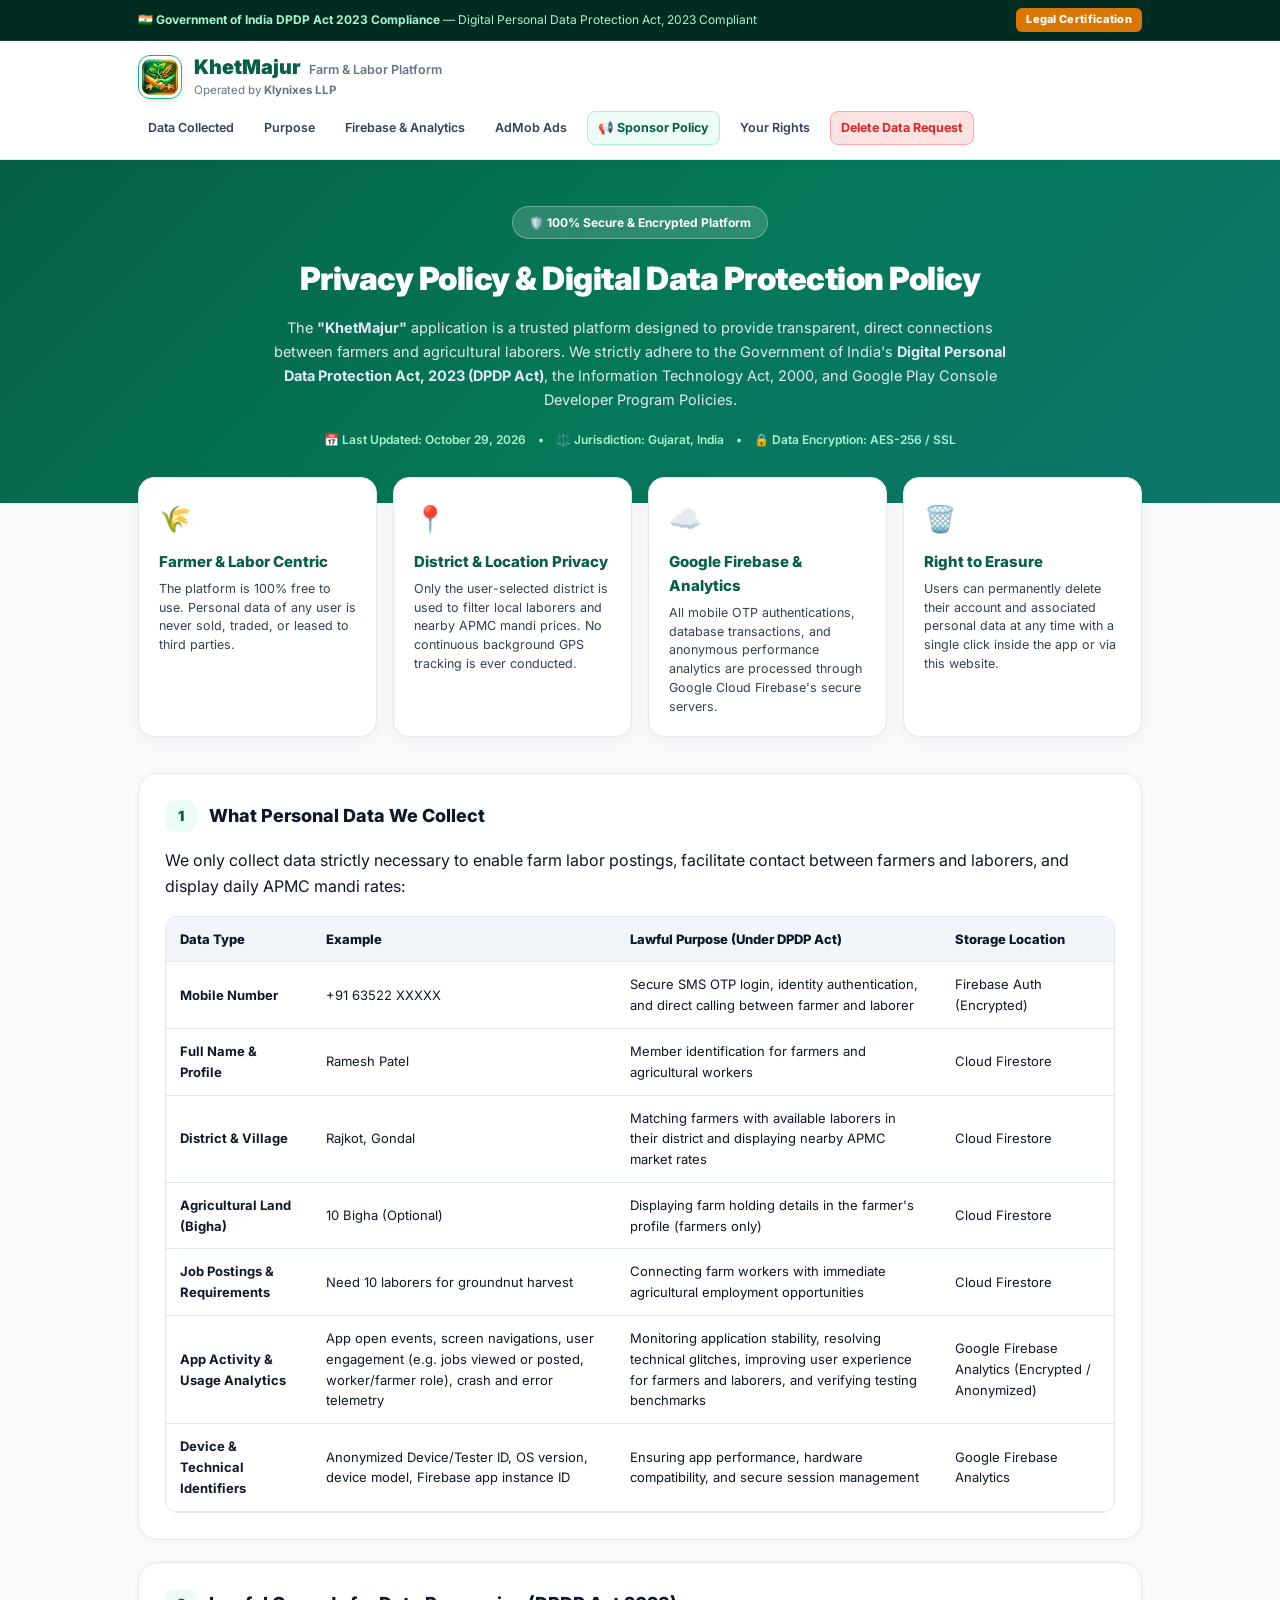
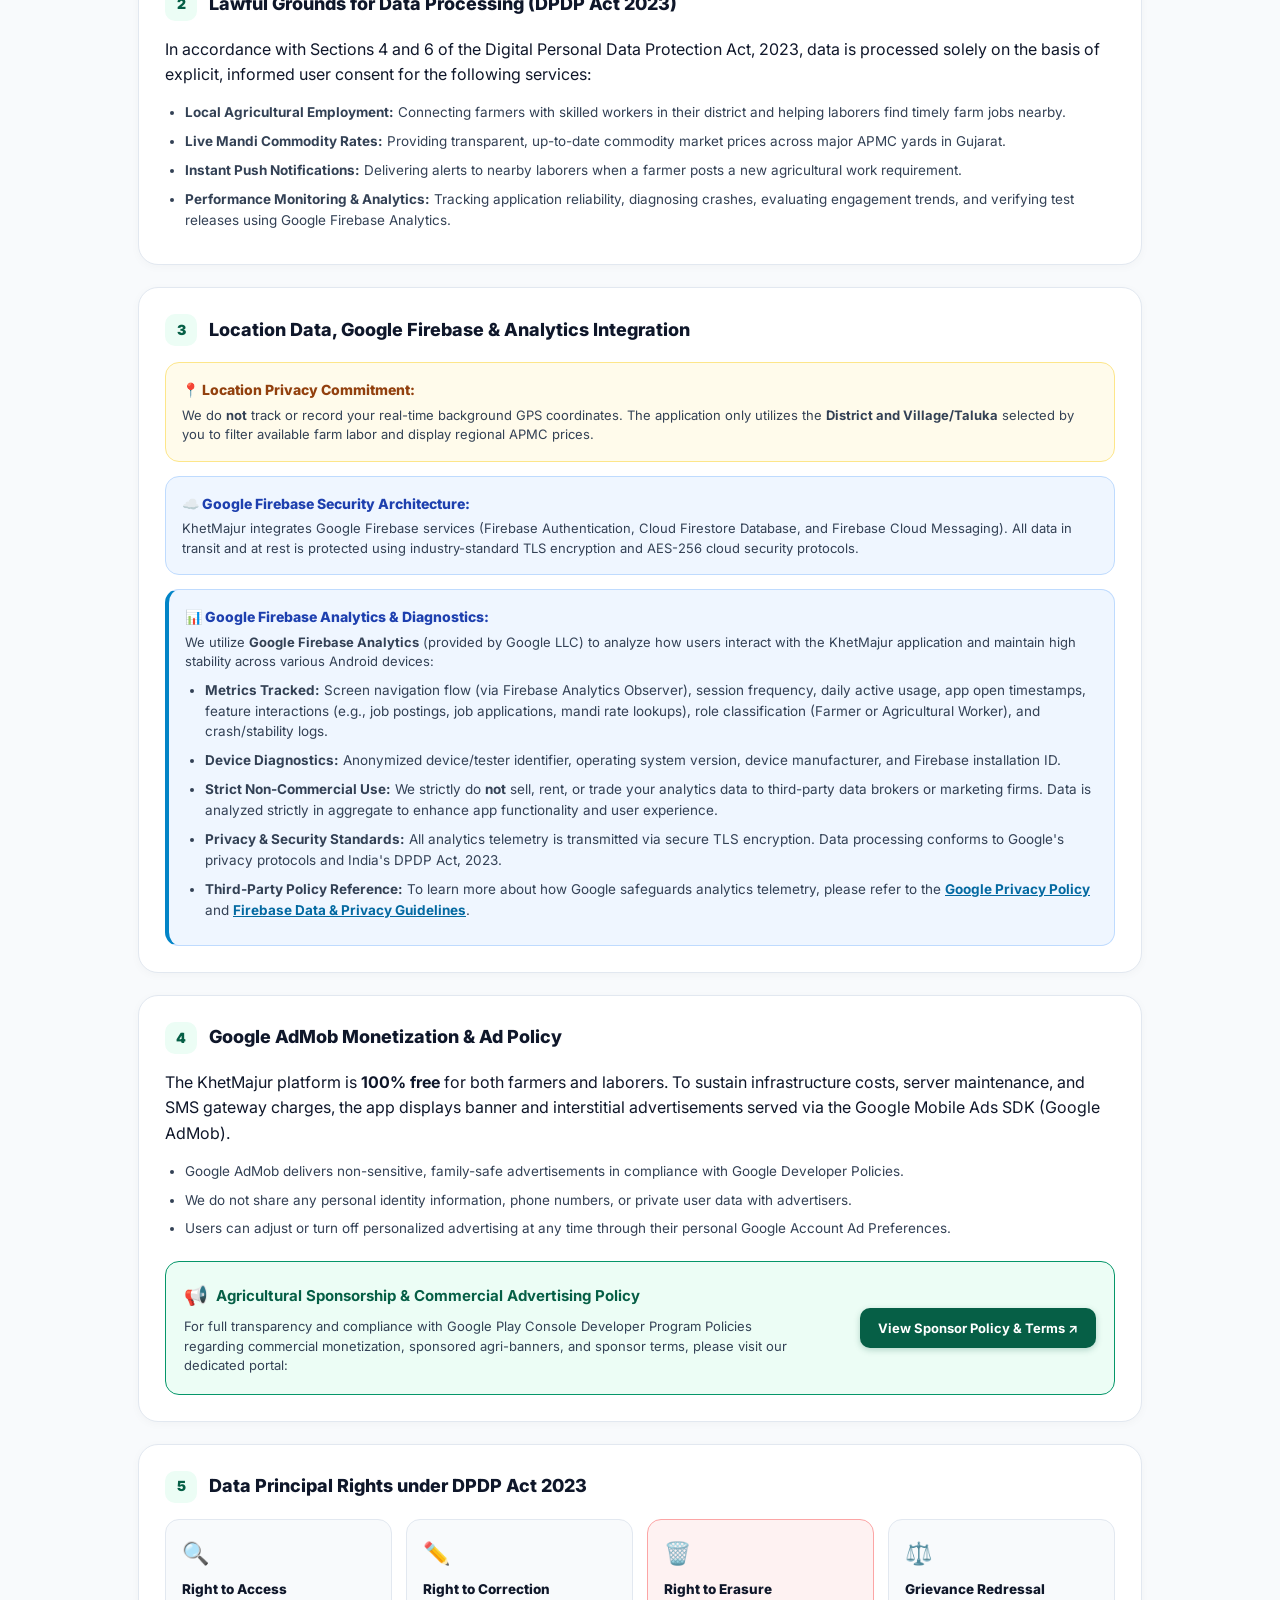
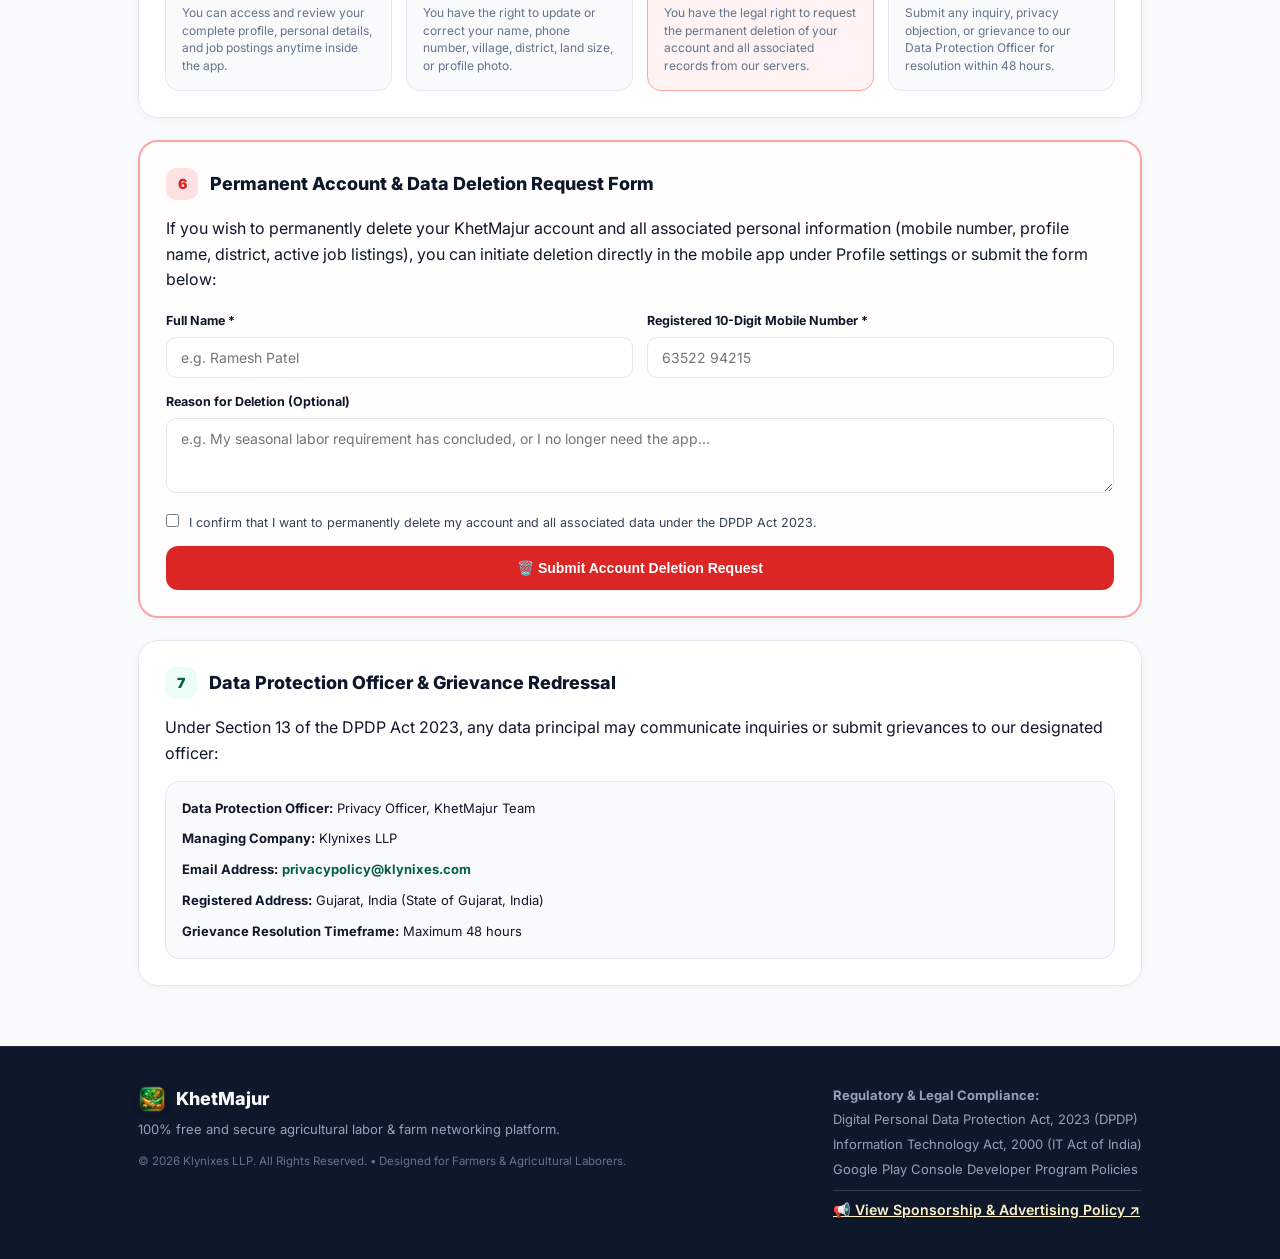
<file: index.html>
<!DOCTYPE html>
<html lang="en">
<head>
    <meta charset="UTF-8">
    <meta name="viewport" content="width=device-width, initial-scale=1.0, maximum-scale=5.0">
    <title>Privacy Policy & Data Protection | KhetMajur - DPDP Act 2023 Compliant</title>
    <link rel="icon" type="image/png" href="favicon.png">
    <link rel="apple-touch-icon" href="app-icon.png">
    <link rel="preconnect" href="https://fonts.googleapis.com">
    <link rel="preconnect" href="https://fonts.gstatic.com" crossorigin>
    <link href="https://fonts.googleapis.com/css2?family=Inter:wght@400;500;600;700;800;900&display=swap" rel="stylesheet">
    <style>
        :root {
            --primary: #065F46;
            --primary-light: #047857;
            --primary-soft: #ECFDF5;
            --primary-border: #A7F3D0;
            --gold: #D97706;
            --gold-light: #FEF3C7;
            --accent-red: #DC2626;
            --text-dark: #0F172A;
            --text-medium: #334155;
            --text-light: #64748B;
            --bg-page: #F8FAFC;
            --border-color: #E2E8F0;
            --card-bg: #FFFFFF;
        }

        * {
            margin: 0;
            padding: 0;
            box-sizing: border-box;
        }

        body {
            font-family: 'Inter', -apple-system, BlinkMacSystemFont, 'Segoe UI', Roboto, sans-serif;
            background-color: var(--bg-page);
            color: var(--text-dark);
            line-height: 1.6;
            -webkit-font-smoothing: antialiased;
        }

        .container {
            width: 100%;
            max-width: 1040px;
            margin: 0 auto;
            padding: 0 18px;
        }

        /* Top Announcement Bar */
        .top-announcement {
            background: #022C22;
            color: #A7F3D0;
            font-size: 12px;
            padding: 8px 0;
            border-bottom: 1px solid rgba(255, 255, 255, 0.1);
        }

        .top-announcement .container {
            display: flex;
            justify-content: space-between;
            align-items: center;
            flex-wrap: wrap;
            gap: 8px;
        }

        .badge-legal {
            background: var(--gold);
            color: #FFF;
            padding: 3px 10px;
            border-radius: 6px;
            font-size: 11px;
            font-weight: 800;
            letter-spacing: 0.3px;
        }

        /* Main Header */
        .main-header {
            background: #FFFFFF;
            border-bottom: 1px solid var(--border-color);
            position: sticky;
            top: 0;
            z-index: 100;
            box-shadow: 0 2px 10px rgba(0, 0, 0, 0.04);
        }

        .header-content {
            display: flex;
            justify-content: space-between;
            align-items: center;
            padding: 14px 18px;
            flex-wrap: wrap;
            gap: 12px;
        }

        .brand {
            display: flex;
            align-items: center;
            gap: 12px;
        }

        .logo-box {
            width: 44px;
            height: 44px;
            background: transparent;
            border: 1.5px solid #10B981;
            border-radius: 12px;
            display: flex;
            align-items: center;
            justify-content: center;
            flex-shrink: 0;
            overflow: hidden;
            box-shadow: 0 2px 8px rgba(0, 0, 0, 0.08);
        }

        .logo-box img {
            width: 100%;
            height: 100%;
            object-fit: cover;
            border-radius: 10px;
            display: block;
        }

        .brand h1 {
            font-size: 20px;
            font-weight: 900;
            color: var(--primary);
            line-height: 1.2;
        }

        .brand .tag {
            font-size: 12.5px;
            font-weight: 600;
            color: var(--text-light);
            margin-left: 4px;
        }

        .operated-by {
            font-size: 11.5px;
            color: var(--text-light);
            margin-top: 2px;
        }

        .header-nav {
            display: flex;
            gap: 10px;
            align-items: center;
            flex-wrap: wrap;
        }

        .header-nav a {
            text-decoration: none;
            color: var(--text-medium);
            font-size: 12.5px;
            font-weight: 600;
            padding: 6px 10px;
            border-radius: 8px;
            transition: all 0.2s ease;
        }

        .header-nav a:hover {
            color: var(--primary);
            background: var(--primary-soft);
        }

        .nav-sponsor {
            color: var(--primary) !important;
            font-weight: 700 !important;
            background: var(--primary-soft) !important;
            border: 1px solid var(--primary-border) !important;
        }

        .btn-delete-nav {
            background: #FEE2E2 !important;
            color: var(--accent-red) !important;
            font-weight: 700 !important;
            border: 1px solid #FCA5A5 !important;
        }

        .btn-delete-nav:hover {
            background: var(--accent-red) !important;
            color: #FFF !important;
        }

        /* Hero Section */
        .hero-section {
            background: linear-gradient(135deg, #065F46 0%, #047857 50%, #0F766E 100%);
            color: #FFFFFF;
            padding: 46px 0 54px;
            text-align: center;
        }

        .hero-badge {
            display: inline-block;
            background: rgba(255, 255, 255, 0.16);
            border: 1px solid rgba(255, 255, 255, 0.3);
            padding: 6px 16px;
            border-radius: 20px;
            font-size: 12px;
            font-weight: 700;
            margin-bottom: 14px;
        }

        .hero-section h2 {
            font-size: clamp(22px, 4vw, 32px);
            font-weight: 900;
            margin-bottom: 12px;
            letter-spacing: -0.5px;
        }

        .hero-desc {
            max-width: 760px;
            margin: 0 auto 18px;
            font-size: 14.5px;
            line-height: 1.65;
            color: #E2E8F0;
        }

        .hero-meta {
            font-size: 12px;
            color: #A7F3D0;
            display: flex;
            justify-content: center;
            gap: 12px;
            flex-wrap: wrap;
            font-weight: 600;
        }

        /* Principles Grid */
        .principles-grid {
            display: grid;
            grid-template-columns: repeat(auto-fit, minmax(220px, 1fr));
            gap: 16px;
            margin-top: -26px;
            position: relative;
            z-index: 10;
        }

        .principle-card {
            background: #FFFFFF;
            border-radius: 16px;
            padding: 20px;
            border: 1px solid var(--border-color);
            box-shadow: 0 4px 16px rgba(0, 0, 0, 0.05);
        }

        .p-icon {
            font-size: 26px;
            margin-bottom: 10px;
        }

        .principle-card h3 {
            font-size: 15px;
            font-weight: 800;
            color: var(--primary);
            margin-bottom: 6px;
        }

        .principle-card p {
            font-size: 12.5px;
            color: var(--text-medium);
            line-height: 1.5;
        }

        /* Content Wrapper */
        .content-wrapper {
            margin: 36px auto 60px;
            display: flex;
            flex-direction: column;
            gap: 22px;
        }

        .policy-card {
            background: #FFFFFF;
            border-radius: 20px;
            padding: 26px;
            border: 1px solid var(--border-color);
            box-shadow: 0 2px 10px rgba(0, 0, 0, 0.03);
        }

        .card-title {
            display: flex;
            align-items: center;
            gap: 12px;
            margin-bottom: 16px;
        }

        .num-badge {
            width: 32px;
            height: 32px;
            background: var(--primary-soft);
            color: var(--primary);
            border-radius: 10px;
            display: flex;
            align-items: center;
            justify-content: center;
            font-weight: 900;
            font-size: 14px;
            flex-shrink: 0;
        }

        .num-badge.red {
            background: #FEE2E2;
            color: var(--accent-red);
        }

        .card-title h2 {
            font-size: 18px;
            font-weight: 800;
            color: var(--text-dark);
        }

        /* Tables */
        .table-responsive {
            overflow-x: auto;
            margin-top: 16px;
            -webkit-overflow-scrolling: touch;
            border-radius: 12px;
            border: 1px solid var(--border-color);
        }

        .data-table {
            width: 100%;
            min-width: 580px;
            border-collapse: collapse;
            font-size: 13px;
            text-align: left;
        }

        .data-table th, .data-table td {
            padding: 12px 14px;
            border-bottom: 1px solid var(--border-color);
        }

        .data-table th {
            background: #F1F5F9;
            color: var(--text-dark);
            font-weight: 800;
        }

        .data-table tbody tr:hover {
            background: #F8FAFC;
        }

        /* Bullet List */
        .bullet-list {
            margin-top: 14px;
            padding-left: 20px;
        }

        .bullet-list li {
            margin-bottom: 8px;
            font-size: 13.5px;
            color: var(--text-medium);
            line-height: 1.55;
        }

        /* Info Callout */
        .info-callout {
            background: #FFFBEB;
            border: 1px solid #FDE68A;
            border-radius: 14px;
            padding: 16px;
            margin-top: 14px;
        }

        .info-callout.blue {
            background: #EFF6FF;
            border-color: #BFDBFE;
        }

        .info-callout h4 {
            font-size: 14px;
            font-weight: 800;
            color: #92400E;
            margin-bottom: 4px;
        }

        .info-callout.blue h4 {
            color: #1E40AF;
        }

        .info-callout p {
            font-size: 13px;
            color: var(--text-medium);
            margin: 0;
            line-height: 1.5;
        }

        /* Rights Grid */
        .rights-grid {
            display: grid;
            grid-template-columns: repeat(auto-fit, minmax(210px, 1fr));
            gap: 14px;
            margin-top: 16px;
        }

        .right-box {
            background: #F8FAFC;
            border: 1px solid var(--border-color);
            border-radius: 14px;
            padding: 16px;
        }

        .right-box.highlight {
            background: #FEF2F2;
            border-color: #FCA5A5;
        }

        .r-icon {
            font-size: 22px;
            margin-bottom: 8px;
            display: block;
        }

        .right-box h4 {
            font-size: 13.5px;
            font-weight: 800;
            color: var(--text-dark);
            margin-bottom: 4px;
        }

        .right-box p {
            font-size: 12px;
            color: var(--text-light);
            margin: 0;
            line-height: 1.45;
        }

        /* Deletion Form */
        .deletion-card {
            border: 2px solid #FCA5A5;
            background: #FFFDFD;
        }

        .deletion-form {
            margin-top: 18px;
            display: flex;
            flex-direction: column;
            gap: 14px;
        }

        .form-row {
            display: grid;
            grid-template-columns: 1fr 1fr;
            gap: 14px;
        }

        .form-group label {
            display: block;
            font-size: 12.5px;
            font-weight: 700;
            margin-bottom: 6px;
            color: var(--text-dark);
        }

        .form-group input, .form-group textarea {
            width: 100%;
            padding: 11px 14px;
            border: 1.5px solid var(--border-color);
            border-radius: 10px;
            font-size: 14px;
            font-family: inherit;
            outline: none;
            transition: border 0.2s;
            background: #FFFFFF;
        }

        .form-group input:focus, .form-group textarea:focus {
            border-color: var(--accent-red);
        }

        .form-checkbox {
            display: flex;
            align-items: flex-start;
            gap: 10px;
            font-size: 12.5px;
            color: var(--text-medium);
            line-height: 1.45;
        }

        .btn-submit-delete {
            background: var(--accent-red);
            color: #FFFFFF;
            border: none;
            padding: 14px 20px;
            border-radius: 12px;
            font-size: 14px;
            font-weight: 800;
            cursor: pointer;
            transition: opacity 0.2s;
            width: 100%;
        }

        .btn-submit-delete:hover {
            opacity: 0.92;
        }

        .success-message {
            margin-top: 16px;
            background: #ECFDF5;
            border: 1.5px solid #6EE7B7;
            border-radius: 14px;
            padding: 18px;
            color: #065F46;
        }

        .success-message h4 {
            font-size: 16px;
            font-weight: 800;
            margin-bottom: 6px;
        }

        /* DPO Details */
        .dpo-details-box {
            margin-top: 14px;
            background: #F8FAFC;
            border: 1px solid var(--border-color);
            border-radius: 14px;
            padding: 16px;
            display: flex;
            flex-direction: column;
            gap: 10px;
            font-size: 13px;
        }

        .dpo-details-box a {
            color: var(--primary);
            font-weight: 700;
            text-decoration: none;
        }

        /* Footer */
        .main-footer {
            background: #0F172A;
            color: #94A3B8;
            padding: 38px 0;
            font-size: 13px;
            border-top: 1px solid #1E293B;
        }

        .footer-content {
            display: flex;
            justify-content: space-between;
            flex-wrap: wrap;
            gap: 24px;
        }

        .footer-left h3 {
            color: #F8FAFC;
            font-size: 18px;
            font-weight: 800;
            margin-bottom: 6px;
        }

        .copyright {
            margin-top: 12px;
            font-size: 11.5px;
            color: #64748B;
        }

        .footer-right p {
            margin-bottom: 4px;
        }

        /* MOBILE RESPONSIVE MEDIA QUERIES */
        @media (max-width: 768px) {
            .header-content {
                flex-direction: column;
                align-items: flex-start;
                gap: 12px;
            }

            .header-nav {
                width: 100%;
                overflow-x: auto;
                padding-bottom: 4px;
                flex-wrap: nowrap;
                -webkit-overflow-scrolling: touch;
            }

            .header-nav a {
                white-space: nowrap;
                font-size: 12px;
                padding: 6px 10px;
            }

            .hero-section {
                padding: 34px 0 42px;
            }

            .hero-section h2 {
                font-size: 22px;
            }

            .hero-desc {
                font-size: 13.5px;
            }

            .principles-grid {
                grid-template-columns: 1fr;
                margin-top: -18px;
            }

            .policy-card {
                padding: 20px 16px;
                border-radius: 16px;
            }

            .card-title h2 {
                font-size: 16.5px;
            }

            .form-row {
                grid-template-columns: 1fr;
            }

            .rights-grid {
                grid-template-columns: 1fr;
            }

            .footer-content {
                flex-direction: column;
                gap: 20px;
            }
        }
    </style>
</head>
<body>

    <!-- Top Regulatory Announcement Bar -->
    <div class="top-announcement">
        <div class="container">
            <span>🇮🇳 <strong>Government of India DPDP Act 2023 Compliance</strong> — Digital Personal Data Protection Act, 2023 Compliant</span>
            <span class="badge-legal">Legal Certification</span>
        </div>
    </div>

    <!-- Main Navigation Header -->
    <header class="main-header">
        <div class="container header-content">
            <div class="brand">
                <div class="logo-box">
                    <img src="app-icon.png" alt="KhetMajur App Icon">
                </div>
                <div>
                    <h1>KhetMajur <span class="tag">Farm & Labor Platform</span></h1>
                    <p class="operated-by">Operated by <strong>Klynixes LLP</strong></p>
                </div>
            </div>
            <nav class="header-nav">
                <a href="#data-collected">Data Collected</a>
                <a href="#purpose">Purpose</a>
                <a href="#location-firebase">Firebase & Analytics</a>
                <a href="#admob">AdMob Ads</a>
                <a href="sponsor.html" class="nav-sponsor">📢 Sponsor Policy</a>
                <a href="#dpdp-rights">Your Rights</a>
                <a href="#delete-request" class="btn-delete-nav">Delete Data Request</a>
            </nav>
        </div>
    </header>

    <!-- Hero Section -->
    <section class="hero-section">
        <div class="container">
            <div class="hero-badge">🛡️ 100% Secure & Encrypted Platform</div>
            <h2>Privacy Policy & Digital Data Protection Policy</h2>
            <p class="hero-desc">
                The <strong>"KhetMajur"</strong> application is a trusted platform designed to provide transparent, direct connections between farmers and agricultural laborers. We strictly adhere to the Government of India's <strong>Digital Personal Data Protection Act, 2023 (DPDP Act)</strong>, the Information Technology Act, 2000, and Google Play Console Developer Program Policies.
            </p>
            <div class="hero-meta">
                <span>📅 Last Updated: October 29, 2026</span>
                <span>•</span>
                <span>⚖️ Jurisdiction: Gujarat, India</span>
                <span>•</span>
                <span>🔒 Data Encryption: AES-256 / SSL</span>
            </div>
        </div>
    </section>

    <!-- Key DPDP Principles Grid -->
    <section class="container principles-grid">
        <div class="principle-card">
            <div class="p-icon">🌾</div>
            <h3>Farmer & Labor Centric</h3>
            <p>The platform is 100% free to use. Personal data of any user is never sold, traded, or leased to third parties.</p>
        </div>
        <div class="principle-card">
            <div class="p-icon">📍</div>
            <h3>District & Location Privacy</h3>
            <p>Only the user-selected district is used to filter local laborers and nearby APMC mandi prices. No continuous background GPS tracking is ever conducted.</p>
        </div>
        <div class="principle-card">
            <div class="p-icon">☁️</div>
            <h3>Google Firebase & Analytics</h3>
            <p>All mobile OTP authentications, database transactions, and anonymous performance analytics are processed through Google Cloud Firebase's secure servers.</p>
        </div>
        <div class="principle-card">
            <div class="p-icon">🗑️</div>
            <h3>Right to Erasure</h3>
            <p>Users can permanently delete their account and associated personal data at any time with a single click inside the app or via this website.</p>
        </div>
    </section>

    <!-- Main Content Container -->
    <main class="container content-wrapper">

        <!-- 1. What Data We Collect -->
        <article id="data-collected" class="policy-card">
            <div class="card-title">
                <span class="num-badge">1</span>
                <h2>What Personal Data We Collect</h2>
            </div>
            <p>
                We only collect data strictly necessary to enable farm labor postings, facilitate contact between farmers and laborers, and display daily APMC mandi rates:
            </p>
            <div class="table-responsive">
                <table class="data-table">
                    <thead>
                        <tr>
                            <th>Data Type</th>
                            <th>Example</th>
                            <th>Lawful Purpose (Under DPDP Act)</th>
                            <th>Storage Location</th>
                        </tr>
                    </thead>
                    <tbody>
                        <tr>
                            <td><strong>Mobile Number</strong></td>
                            <td>+91 63522 XXXXX</td>
                            <td>Secure SMS OTP login, identity authentication, and direct calling between farmer and laborer</td>
                            <td>Firebase Auth (Encrypted)</td>
                        </tr>
                        <tr>
                            <td><strong>Full Name & Profile</strong></td>
                            <td>Ramesh Patel</td>
                            <td>Member identification for farmers and agricultural workers</td>
                            <td>Cloud Firestore</td>
                        </tr>
                        <tr>
                            <td><strong>District & Village</strong></td>
                            <td>Rajkot, Gondal</td>
                            <td>Matching farmers with available laborers in their district and displaying nearby APMC market rates</td>
                            <td>Cloud Firestore</td>
                        </tr>
                        <tr>
                            <td><strong>Agricultural Land (Bigha)</strong></td>
                            <td>10 Bigha (Optional)</td>
                            <td>Displaying farm holding details in the farmer's profile (farmers only)</td>
                            <td>Cloud Firestore</td>
                        </tr>
                        <tr>
                            <td><strong>Job Postings & Requirements</strong></td>
                            <td>Need 10 laborers for groundnut harvest</td>
                            <td>Connecting farm workers with immediate agricultural employment opportunities</td>
                            <td>Cloud Firestore</td>
                        </tr>
                        <tr>
                            <td><strong>App Activity & Usage Analytics</strong></td>
                            <td>App open events, screen navigations, user engagement (e.g. jobs viewed or posted, worker/farmer role), crash and error telemetry</td>
                            <td>Monitoring application stability, resolving technical glitches, improving user experience for farmers and laborers, and verifying testing benchmarks</td>
                            <td>Google Firebase Analytics (Encrypted / Anonymized)</td>
                        </tr>
                        <tr>
                            <td><strong>Device & Technical Identifiers</strong></td>
                            <td>Anonymized Device/Tester ID, OS version, device model, Firebase app instance ID</td>
                            <td>Ensuring app performance, hardware compatibility, and secure session management</td>
                            <td>Google Firebase Analytics</td>
                        </tr>
                    </tbody>
                </table>
            </div>
        </article>

        <!-- 2. Lawful Purpose -->
        <article id="purpose" class="policy-card">
            <div class="card-title">
                <span class="num-badge">2</span>
                <h2>Lawful Grounds for Data Processing (DPDP Act 2023)</h2>
            </div>
            <p>
                In accordance with Sections 4 and 6 of the Digital Personal Data Protection Act, 2023, data is processed solely on the basis of explicit, informed user consent for the following services:
            </p>
            <ul class="bullet-list">
                <li><strong>Local Agricultural Employment:</strong> Connecting farmers with skilled workers in their district and helping laborers find timely farm jobs nearby.</li>
                <li><strong>Live Mandi Commodity Rates:</strong> Providing transparent, up-to-date commodity market prices across major APMC yards in Gujarat.</li>
                <li><strong>Instant Push Notifications:</strong> Delivering alerts to nearby laborers when a farmer posts a new agricultural work requirement.</li>
                <li><strong>Performance Monitoring & Analytics:</strong> Tracking application reliability, diagnosing crashes, evaluating engagement trends, and verifying test releases using Google Firebase Analytics.</li>
            </ul>
        </article>

        <!-- 3. Location & Firebase Integration -->
        <article id="location-firebase" class="policy-card">
            <div class="card-title">
                <span class="num-badge">3</span>
                <h2>Location Data, Google Firebase & Analytics Integration</h2>
            </div>
            <div class="info-callout">
                <h4>📍 Location Privacy Commitment:</h4>
                <p>
                    We do <strong>not</strong> track or record your real-time background GPS coordinates. The application only utilizes the <strong>District and Village/Taluka</strong> selected by you to filter available farm labor and display regional APMC prices.
                </p>
            </div>
            <div class="info-callout blue">
                <h4>☁️ Google Firebase Security Architecture:</h4>
                <p>
                    KhetMajur integrates Google Firebase services (Firebase Authentication, Cloud Firestore Database, and Firebase Cloud Messaging). All data in transit and at rest is protected using industry-standard TLS encryption and AES-256 cloud security protocols.
                </p>
            </div>
            <div class="info-callout blue" style="margin-top: 14px; border-left: 4px solid #0284C7;">
                <h4>📊 Google Firebase Analytics & Diagnostics:</h4>
                <p style="margin-bottom: 8px;">
                    We utilize <strong>Google Firebase Analytics</strong> (provided by Google LLC) to analyze how users interact with the KhetMajur application and maintain high stability across various Android devices:
                </p>
                <ul class="bullet-list" style="margin-top: 6px; margin-bottom: 8px; padding-left: 20px;">
                    <li><strong>Metrics Tracked:</strong> Screen navigation flow (via Firebase Analytics Observer), session frequency, daily active usage, app open timestamps, feature interactions (e.g., job postings, job applications, mandi rate lookups), role classification (Farmer or Agricultural Worker), and crash/stability logs.</li>
                    <li><strong>Device Diagnostics:</strong> Anonymized device/tester identifier, operating system version, device manufacturer, and Firebase installation ID.</li>
                    <li><strong>Strict Non-Commercial Use:</strong> We strictly do <strong>not</strong> sell, rent, or trade your analytics data to third-party data brokers or marketing firms. Data is analyzed strictly in aggregate to enhance app functionality and user experience.</li>
                    <li><strong>Privacy & Security Standards:</strong> All analytics telemetry is transmitted via secure TLS encryption. Data processing conforms to Google's privacy protocols and India's DPDP Act, 2023.</li>
                    <li><strong>Third-Party Policy Reference:</strong> To learn more about how Google safeguards analytics telemetry, please refer to the <a href="https://policies.google.com/privacy" target="_blank" rel="noopener noreferrer" style="color: #0369A1; font-weight: 700; text-decoration: underline;">Google Privacy Policy</a> and <a href="https://firebase.google.com/support/privacy" target="_blank" rel="noopener noreferrer" style="color: #0369A1; font-weight: 700; text-decoration: underline;">Firebase Data & Privacy Guidelines</a>.</li>
                </ul>
            </div>
        </article>

        <!-- 4. Google AdMob Advertising -->
        <article id="admob" class="policy-card">
            <div class="card-title">
                <span class="num-badge">4</span>
                <h2>Google AdMob Monetization & Ad Policy</h2>
            </div>
            <p>
                The KhetMajur platform is <strong>100% free</strong> for both farmers and laborers. To sustain infrastructure costs, server maintenance, and SMS gateway charges, the app displays banner and interstitial advertisements served via the Google Mobile Ads SDK (Google AdMob).
            </p>
            <ul class="bullet-list">
                <li>Google AdMob delivers non-sensitive, family-safe advertisements in compliance with Google Developer Policies.</li>
                <li>We do not share any personal identity information, phone numbers, or private user data with advertisers.</li>
                <li>Users can adjust or turn off personalized advertising at any time through their personal Google Account Ad Preferences.</li>
            </ul>

            <!-- Google Play Review & Sponsorship Policy Callout -->
            <div style="margin-top: 22px; padding: 18px; background: #ECFDF5; border: 1.5px solid #059669; border-radius: 14px; display: flex; justify-content: space-between; align-items: center; flex-wrap: wrap; gap: 14px;">
                <div style="max-width: 620px;">
                    <div style="display: flex; align-items: center; gap: 8px; margin-bottom: 6px;">
                        <span style="font-size: 1.2rem;">📢</span>
                        <strong style="color: #065F46; font-size: 15px;">Agricultural Sponsorship & Commercial Advertising Policy</strong>
                    </div>
                    <p style="color: #334155; font-size: 13px; margin: 0; line-height: 1.5;">
                        For full transparency and compliance with Google Play Console Developer Program Policies regarding commercial monetization, sponsored agri-banners, and sponsor terms, please visit our dedicated portal:
                    </p>
                </div>
                <a href="sponsor.html" style="background: #065F46; color: #FFFFFF; text-decoration: none; padding: 10px 18px; border-radius: 10px; font-weight: 700; font-size: 13px; display: inline-flex; align-items: center; gap: 6px; box-shadow: 0 2px 6px rgba(6, 95, 70, 0.25);">
                    View Sponsor Policy & Terms ↗
                </a>
            </div>
        </article>

        <!-- 5. User Rights under DPDP Act 2023 -->
        <article id="dpdp-rights" class="policy-card">
            <div class="card-title">
                <span class="num-badge">5</span>
                <h2>Data Principal Rights under DPDP Act 2023</h2>
            </div>
            <div class="rights-grid">
                <div class="right-box">
                    <span class="r-icon">🔍</span>
                    <h4>Right to Access</h4>
                    <p>You can access and review your complete profile, personal details, and job postings anytime inside the app.</p>
                </div>
                <div class="right-box">
                    <span class="r-icon">✏️</span>
                    <h4>Right to Correction</h4>
                    <p>You have the right to update or correct your name, phone number, village, district, land size, or profile photo.</p>
                </div>
                <div class="right-box highlight">
                    <span class="r-icon">🗑️</span>
                    <h4>Right to Erasure</h4>
                    <p>You have the legal right to request the permanent deletion of your account and all associated records from our servers.</p>
                </div>
                <div class="right-box">
                    <span class="r-icon">⚖️</span>
                    <h4>Grievance Redressal</h4>
                    <p>Submit any inquiry, privacy objection, or grievance to our Data Protection Officer for resolution within 48 hours.</p>
                </div>
            </div>
        </article>

        <!-- 6. Account & Data Deletion Interactive Form -->
        <article id="delete-request" class="policy-card deletion-card">
            <div class="card-title">
                <span class="num-badge red">6</span>
                <h2>Permanent Account & Data Deletion Request Form</h2>
            </div>
            <p>
                If you wish to permanently delete your KhetMajur account and all associated personal information (mobile number, profile name, district, active job listings), you can initiate deletion directly in the mobile app under Profile settings or submit the form below:
            </p>

            <form id="deletionForm" class="deletion-form" onsubmit="handleDeletionSubmit(event)">
                <div class="form-row">
                    <div class="form-group">
                        <label for="userName">Full Name *</label>
                        <input type="text" id="userName" required placeholder="e.g. Ramesh Patel">
                    </div>
                    <div class="form-group">
                        <label for="userPhone">Registered 10-Digit Mobile Number *</label>
                        <input type="tel" id="userPhone" required placeholder="63522 94215" maxlength="10">
                    </div>
                </div>
                <div class="form-group">
                    <label for="deleteReason">Reason for Deletion (Optional)</label>
                    <textarea id="deleteReason" rows="3" placeholder="e.g. My seasonal labor requirement has concluded, or I no longer need the app..."></textarea>
                </div>
                <div class="form-checkbox">
                    <input type="checkbox" id="confirmConsent" required>
                    <label for="confirmConsent">I confirm that I want to permanently delete my account and all associated data under the DPDP Act 2023.</label>
                </div>
                <button type="submit" class="btn-submit-delete">🗑️ Submit Account Deletion Request</button>
            </form>

            <div id="deletionSuccessMsg" class="success-message" style="display: none;">
                <h4>✅ Request Successfully Received!</h4>
                <p>Your Tracking Request ID: <strong id="reqId">KM-DEL-98421</strong></p>
                <p>In accordance with the DPDP Act 2023, your account and all associated personal data will be permanently wiped from our active servers within 24 to 48 hours.</p>
            </div>
        </article>

        <!-- 7. Grievance Redressal & DPO -->
        <article class="policy-card dpo-card">
            <div class="card-title">
                <span class="num-badge">7</span>
                <h2>Data Protection Officer & Grievance Redressal</h2>
            </div>
            <p>
                Under Section 13 of the DPDP Act 2023, any data principal may communicate inquiries or submit grievances to our designated officer:
            </p>
            <div class="dpo-details-box">
                <div class="dpo-item">
                    <strong>Data Protection Officer:</strong> Privacy Officer, KhetMajur Team
                </div>
                <div class="dpo-item">
                    <strong>Managing Company:</strong> Klynixes LLP
                </div>
                <div class="dpo-item">
                    <strong>Email Address:</strong> <a href="mailto:privacypolicy@klynixes.com">privacypolicy@klynixes.com</a>
                </div>
                <div class="dpo-item">
                    <strong>Registered Address:</strong> Gujarat, India (State of Gujarat, India)
                </div>
                <div class="dpo-item">
                    <strong>Grievance Resolution Timeframe:</strong> Maximum 48 hours
                </div>
            </div>
        </article>

    </main>

    <!-- Footer -->
    <footer class="main-footer">
        <div class="container footer-content">
            <div class="footer-left">
                <h3 style="display: flex; align-items: center; gap: 10px;">
                    <img src="app-icon.png" alt="KhetMajur App Icon" style="width: 28px; height: 28px; border-radius: 8px; object-fit: cover; box-shadow: 0 2px 6px rgba(0,0,0,0.25);">
                    KhetMajur
                </h3>
                <p>100% free and secure agricultural labor & farm networking platform.</p>
                <p class="copyright">© 2026 Klynixes LLP. All Rights Reserved. • Designed for Farmers & Agricultural Laborers.</p>
            </div>
            <div class="footer-right">
                <p><strong>Regulatory & Legal Compliance:</strong></p>
                <p>Digital Personal Data Protection Act, 2023 (DPDP)</p>
                <p>Information Technology Act, 2000 (IT Act of India)</p>
                <p>Google Play Console Developer Program Policies</p>
                <div style="margin-top: 10px; padding-top: 8px; border-top: 1px solid rgba(255, 255, 255, 0.15);">
                    <a href="sponsor.html" style="color: #FEF3C7; text-decoration: underline; font-weight: 600; font-size: 0.88rem;">📢 View Sponsorship & Advertising Policy ↗</a>
                </div>
            </div>
        </div>
    </footer>

    <script>
        function handleDeletionSubmit(e) {
            e.preventDefault();
            const name = document.getElementById('userName').value.trim();
            const phone = document.getElementById('userPhone').value.trim();
            
            if (phone.length < 10) {
                alert('Please enter a valid 10-digit mobile number.');
                return;
            }

            const randId = 'KM-DEL-' + Math.floor(10000 + Math.random() * 90000);
            document.getElementById('reqId').innerText = randId;
            document.getElementById('deletionForm').style.display = 'none';
            document.getElementById('deletionSuccessMsg').style.display = 'block';
        }
    </script>
</body>
</html>
</file>
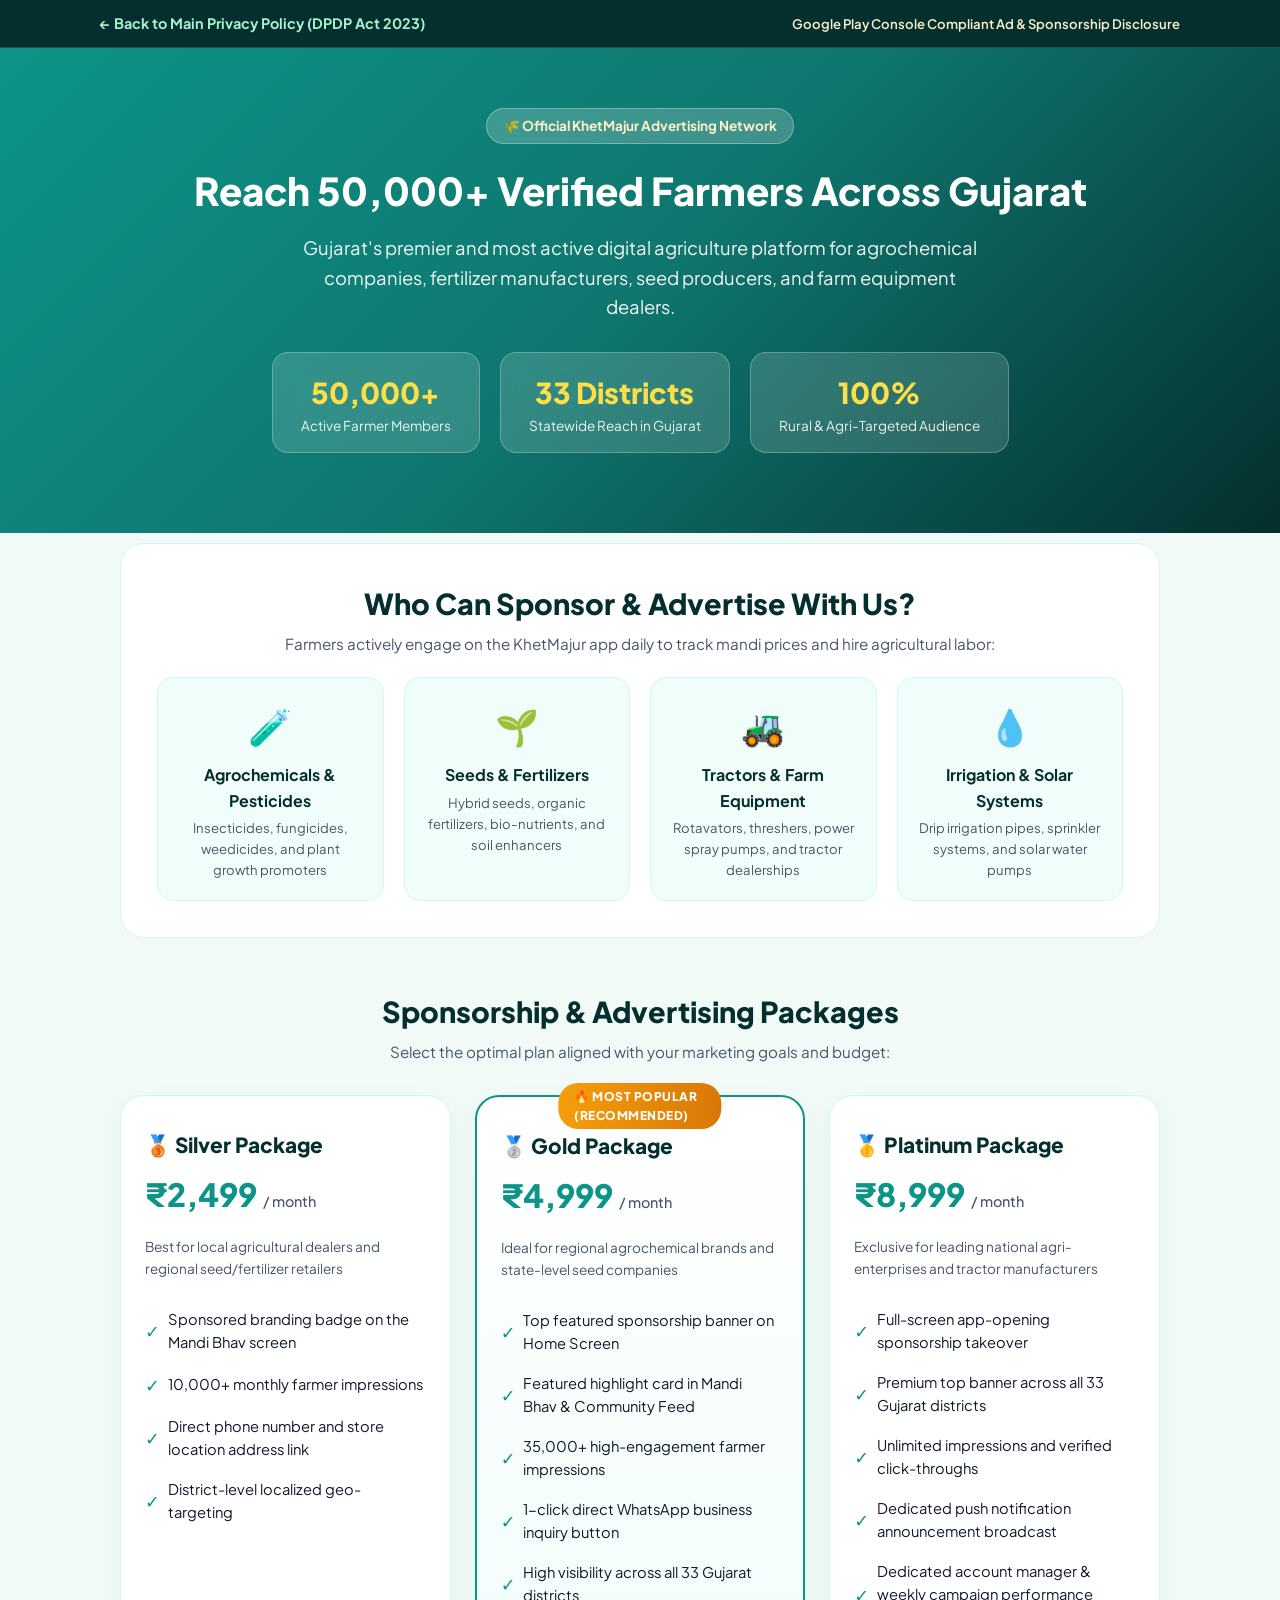
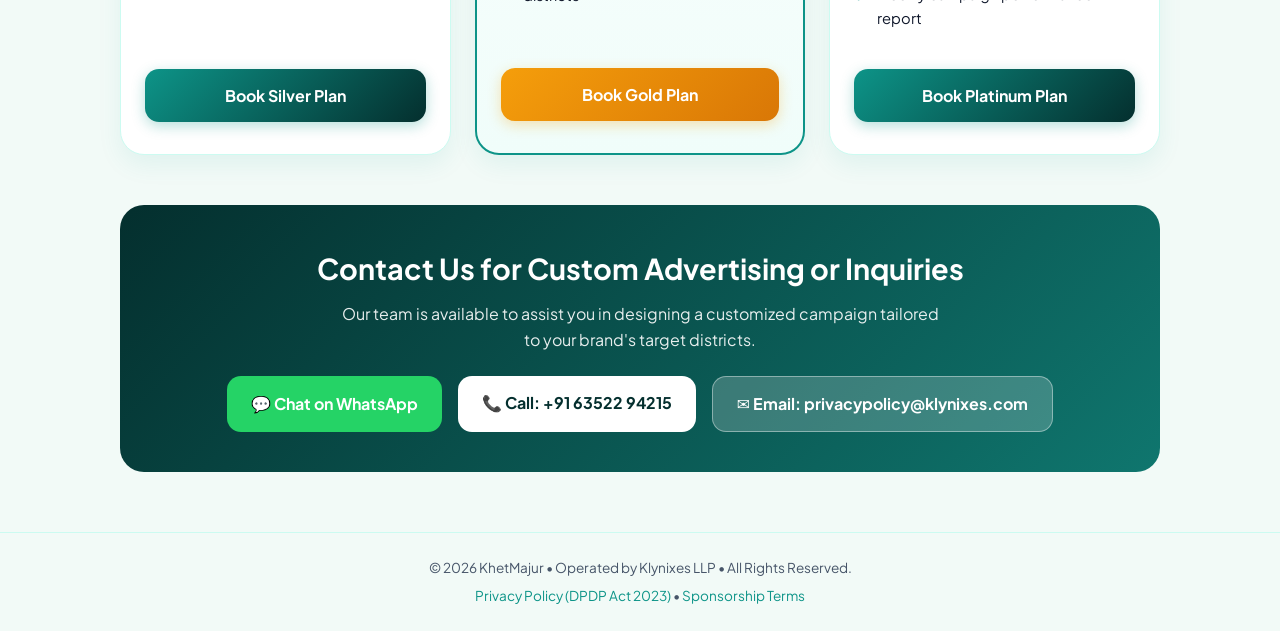
<file: sponsor.html>
<!DOCTYPE html>
<html lang="en">

<head>
    <meta charset="UTF-8">
    <meta name="viewport" content="width=device-width, initial-scale=1.0">
    <title>KhetMajur App - Agricultural Sponsorship & Advertising Portal</title>
    <link rel="icon" type="image/png" href="favicon.png">
    <link rel="apple-touch-icon" href="app-icon.png">
    <link rel="preconnect" href="https://fonts.googleapis.com">
    <link rel="preconnect" href="https://fonts.gstatic.com" crossorigin>
    <link href="https://fonts.googleapis.com/css2?family=Plus+Jakarta+Sans:wght@400;600;700;800&display=swap"
        rel="stylesheet">
    <style>
        :root {
            --primary: #0D9488;
            --primary-dark: #042F2E;
            --primary-light: #2DD4BF;
            --accent-gold: #F59E0B;
            --bg-light: #F2FAF7;
            --text-dark: #0F172A;
            --text-muted: #475569;
            --card-border: #CCFBF1;
        }

        * {
            box-sizing: border-box;
            margin: 0;
            padding: 0;
            font-family: 'Plus Jakarta Sans', system-ui, sans-serif;
        }

        body {
            background: var(--bg-light);
            color: var(--text-dark);
            line-height: 1.6;
        }

        .header {
            background: linear-gradient(135deg, #0D9488 0%, #0F766E 50%, #042F2E 100%);
            color: white;
            padding: 60px 20px 80px;
            text-align: center;
            position: relative;
        }

        .header h1 {
            font-size: 2.4rem;
            font-weight: 800;
            margin-bottom: 12px;
        }

        .header p {
            font-size: 1.15rem;
            max-width: 680px;
            margin: 0 auto 24px;
            opacity: 0.95;
        }

        .badge {
            display: inline-block;
            background: rgba(255, 255, 255, 0.2);
            backdrop-filter: blur(8px);
            padding: 6px 16px;
            border-radius: 50px;
            font-size: 0.85rem;
            font-weight: 700;
            color: #FEF3C7;
            margin-bottom: 16px;
            border: 1px solid rgba(255, 255, 255, 0.3);
        }

        .stats-grid {
            display: flex;
            justify-content: center;
            gap: 20px;
            flex-wrap: wrap;
            margin-top: 30px;
        }

        .stat-card {
            background: rgba(255, 255, 255, 0.15);
            backdrop-filter: blur(10px);
            padding: 16px 28px;
            border-radius: 16px;
            border: 1px solid rgba(255, 255, 255, 0.25);
            text-align: center;
        }

        .stat-card .num {
            font-size: 1.8rem;
            font-weight: 800;
            color: #FDE047;
        }

        .stat-card .lbl {
            font-size: 0.85rem;
            opacity: 0.9;
        }

        .container {
            max-width: 1080px;
            margin: -40px auto 60px;
            padding: 0 20px;
            position: relative;
            z-index: 2;
        }

        .section-title {
            text-align: center;
            margin: 50px 0 30px;
        }

        .section-title h2 {
            font-size: 1.8rem;
            color: var(--primary-dark);
            font-weight: 800;
        }

        .section-title p {
            color: var(--text-muted);
            font-size: 0.95rem;
            margin-top: 6px;
        }

        .plans-grid {
            display: grid;
            grid-template-columns: repeat(auto-fit, minmax(300px, 1fr));
            gap: 24px;
        }

        .plan-card {
            background: white;
            border-radius: 24px;
            padding: 32px 24px;
            border: 1.5px solid var(--card-border);
            box-shadow: 0 10px 25px rgba(13, 148, 136, 0.08);
            position: relative;
            display: flex;
            flex-direction: column;
            transition: transform 0.2s ease, box-shadow 0.2s ease;
        }

        .plan-card:hover {
            transform: translateY(-5px);
            box-shadow: 0 18px 35px rgba(13, 148, 136, 0.16);
        }

        .plan-card.featured {
            border: 2px solid var(--primary);
            background: linear-gradient(180deg, #FFFFFF 0%, #F0FDFA 100%);
        }

        .featured-tag {
            position: absolute;
            top: -14px;
            left: 50%;
            transform: translateX(-50%);
            background: linear-gradient(90deg, #F59E0B, #D97706);
            color: white;
            font-size: 0.75rem;
            font-weight: 800;
            padding: 4px 16px;
            border-radius: 20px;
            letter-spacing: 0.5px;
        }

        .plan-name {
            font-size: 1.3rem;
            font-weight: 800;
            color: var(--primary-dark);
            margin-bottom: 8px;
        }

        .plan-price {
            font-size: 2rem;
            font-weight: 800;
            color: var(--primary);
            margin-bottom: 16px;
        }

        .plan-price span {
            font-size: 0.9rem;
            color: var(--text-muted);
            font-weight: 500;
        }

        .plan-features {
            list-style: none;
            margin: 20px 0 30px;
            flex-grow: 1;
        }

        .plan-features li {
            padding: 8px 0;
            font-size: 0.92rem;
            color: var(--text-dark);
            display: flex;
            align-items: center;
            gap: 8px;
        }

        .plan-features li::before {
            content: "✓";
            color: #0D9488;
            font-weight: 800;
            font-size: 1.1rem;
        }

        .btn {
            display: block;
            text-align: center;
            padding: 14px 24px;
            border-radius: 14px;
            font-weight: 700;
            text-decoration: none;
            transition: all 0.2s;
            cursor: pointer;
            border: none;
            font-size: 1rem;
        }

        .btn-primary {
            background: linear-gradient(135deg, #0D9488, #042F2E);
            color: white;
            box-shadow: 0 4px 14px rgba(13, 148, 136, 0.3);
        }

        .btn-primary:hover {
            opacity: 0.95;
            box-shadow: 0 6px 20px rgba(13, 148, 136, 0.45);
        }

        .btn-gold {
            background: linear-gradient(135deg, #F59E0B, #D97706);
            color: white;
            box-shadow: 0 4px 14px rgba(245, 158, 11, 0.3);
        }

        .btn-gold:hover {
            opacity: 0.95;
        }

        .audiences {
            background: white;
            border-radius: 24px;
            padding: 36px;
            margin-top: 50px;
            border: 1px solid var(--card-border);
        }

        .audiences-grid {
            display: grid;
            grid-template-columns: repeat(auto-fit, minmax(200px, 1fr));
            gap: 20px;
            margin-top: 20px;
        }

        .audience-item {
            background: #F0FDFA;
            padding: 20px;
            border-radius: 16px;
            text-align: center;
            border: 1px solid #CCFBF1;
        }

        .audience-item .icon {
            font-size: 2.2rem;
            margin-bottom: 8px;
        }

        .audience-item h4 {
            font-size: 1rem;
            color: var(--primary-dark);
            font-weight: 700;
            margin-bottom: 4px;
        }

        .audience-item p {
            font-size: 0.82rem;
            color: var(--text-muted);
        }

        .contact-box {
            background: linear-gradient(135deg, #042F2E, #0F766E);
            color: white;
            border-radius: 24px;
            padding: 40px 30px;
            text-align: center;
            margin-top: 50px;
        }

        .contact-box h3 {
            font-size: 1.8rem;
            margin-bottom: 10px;
        }

        .contact-box p {
            font-size: 1rem;
            max-width: 600px;
            margin: 0 auto 24px;
            opacity: 0.9;
        }

        .contact-actions {
            display: flex;
            justify-content: center;
            gap: 16px;
            flex-wrap: wrap;
        }

        .btn-wa {
            background: #25D366;
            color: white;
            display: inline-flex;
            align-items: center;
            gap: 8px;
        }

        .btn-tel {
            background: white;
            color: var(--primary-dark);
        }

        .btn-mail {
            background: rgba(255, 255, 255, 0.2);
            color: white;
            border: 1px solid rgba(255, 255, 255, 0.4);
            display: inline-flex;
            align-items: center;
            gap: 8px;
        }

        .footer {
            text-align: center;
            margin-top: 60px;
            padding: 24px;
            color: var(--text-muted);
            font-size: 0.85rem;
            border-top: 1px solid var(--card-border);
        }

        @media (max-width: 600px) {
            .header {
                padding: 40px 16px 60px;
            }
            .header h1 {
                font-size: 1.8rem;
            }
            .header p {
                font-size: 0.95rem;
            }
            .stats-grid {
                gap: 12px;
            }
            .stat-card {
                padding: 12px 20px;
                flex: 1 1 120px;
            }
            .stat-card .num {
                font-size: 1.5rem;
            }
            .container {
                margin-top: -30px;
                padding: 0 16px;
            }
            .audiences {
                padding: 24px 16px;
            }
            .plan-card {
                padding: 24px 18px;
            }
            .contact-box {
                padding: 30px 18px;
            }
            .contact-actions {
                flex-direction: column;
            }
            .contact-actions .btn {
                width: 100%;
                justify-content: center;
            }
        }
    </style>
</head>

<body>

    <!-- Top Navigation Bar to Main Privacy Policy -->
    <div style="background: #042F2E; padding: 12px 20px; border-bottom: 1px solid rgba(255,255,255,0.15);">
        <div style="max-width: 1080px; margin: 0 auto; display: flex; justify-content: space-between; align-items: center; flex-wrap: wrap; gap: 10px;">
            <a href="index.html" style="color: #A7F3D0; text-decoration: none; font-weight: 700; font-size: 0.9rem; display: inline-flex; align-items: center; gap: 6px;">
                ← Back to Main Privacy Policy (DPDP Act 2023)
            </a>
            <span style="color: #FEF3C7; font-size: 0.82rem; font-weight: 600;">Google Play Console Compliant Ad & Sponsorship Disclosure</span>
        </div>
    </div>

    <header class="header">
        <div class="badge">🌾 Official KhetMajur Advertising Network</div>
        <h1>Reach 50,000+ Verified Farmers Across Gujarat</h1>
        <p>Gujarat's premier and most active digital agriculture platform for agrochemical companies, fertilizer manufacturers, seed producers, and farm equipment dealers.</p>

        <div class="stats-grid">
            <div class="stat-card">
                <div class="num">50,000+</div>
                <div class="lbl">Active Farmer Members</div>
            </div>
            <div class="stat-card">
                <div class="num">33 Districts</div>
                <div class="lbl">Statewide Reach in Gujarat</div>
            </div>
            <div class="stat-card">
                <div class="num">100%</div>
                <div class="lbl">Rural & Agri-Targeted Audience</div>
            </div>
        </div>
    </header>

    <div class="container">

        <!-- TARGETED AUDIENCE -->
        <div class="audiences">
            <div class="section-title" style="margin: 0 0 20px;">
                <h2>Who Can Sponsor & Advertise With Us?</h2>
                <p>Farmers actively engage on the KhetMajur app daily to track mandi prices and hire agricultural labor:</p>
            </div>
            <div class="audiences-grid">
                <div class="audience-item">
                    <div class="icon">🧪</div>
                    <h4>Agrochemicals & Pesticides</h4>
                    <p>Insecticides, fungicides, weedicides, and plant growth promoters</p>
                </div>
                <div class="audience-item">
                    <div class="icon">🌱</div>
                    <h4>Seeds & Fertilizers</h4>
                    <p>Hybrid seeds, organic fertilizers, bio-nutrients, and soil enhancers</p>
                </div>
                <div class="audience-item">
                    <div class="icon">🚜</div>
                    <h4>Tractors & Farm Equipment</h4>
                    <p>Rotavators, threshers, power spray pumps, and tractor dealerships</p>
                </div>
                <div class="audience-item">
                    <div class="icon">💧</div>
                    <h4>Irrigation & Solar Systems</h4>
                    <p>Drip irrigation pipes, sprinkler systems, and solar water pumps</p>
                </div>
            </div>
        </div>

        <!-- SPONSORSHIP PACKAGES -->
        <div class="section-title">
            <h2>Sponsorship & Advertising Packages</h2>
            <p>Select the optimal plan aligned with your marketing goals and budget:</p>
        </div>

        <div class="plans-grid">
            <!-- SILVER PLAN -->
            <div class="plan-card">
                <div class="plan-name">🥉 Silver Package</div>
                <div class="plan-price">₹2,499 <span>/ month</span></div>
                <p style="color: var(--text-muted); font-size: 0.85rem;">Best for local agricultural dealers and regional seed/fertilizer retailers</p>
                <ul class="plan-features">
                    <li>Sponsored branding badge on the Mandi Bhav screen</li>
                    <li>10,000+ monthly farmer impressions</li>
                    <li>Direct phone number and store location address link</li>
                    <li>District-level localized geo-targeting</li>
                </ul>
                <a href="https://wa.me/916352294215?text=Hello,%20I%20would%20like%20to%20book%20the%20Silver%20Package%20(%E2%82%B92499/mo)%20on%20KhetMajur%20App."
                    class="btn btn-primary">Book Silver Plan</a>
            </div>

            <!-- GOLD PLAN (FEATURED) -->
            <div class="plan-card featured">
                <div class="featured-tag">🔥 MOST POPULAR (RECOMMENDED)</div>
                <div class="plan-name">🥈 Gold Package</div>
                <div class="plan-price">₹4,999 <span>/ month</span></div>
                <p style="color: var(--text-muted); font-size: 0.85rem;">Ideal for regional agrochemical brands and state-level seed companies</p>
                <ul class="plan-features">
                    <li>Top featured sponsorship banner on Home Screen</li>
                    <li>Featured highlight card in Mandi Bhav & Community Feed</li>
                    <li>35,000+ high-engagement farmer impressions</li>
                    <li>1-click direct WhatsApp business inquiry button</li>
                    <li>High visibility across all 33 Gujarat districts</li>
                </ul>
                <a href="https://wa.me/916352294215?text=Hello,%20I%20would%20like%20to%20book%20the%20Gold%20Package%20(%E2%82%B94999/mo)%20on%20KhetMajur%20App."
                    class="btn btn-gold">Book Gold Plan</a>
            </div>

            <!-- PLATINUM PLAN -->
            <div class="plan-card">
                <div class="plan-name">🥇 Platinum Package</div>
                <div class="plan-price">₹8,999 <span>/ month</span></div>
                <p style="color: var(--text-muted); font-size: 0.85rem;">Exclusive for leading national agri-enterprises and tractor manufacturers</p>
                <ul class="plan-features">
                    <li>Full-screen app-opening sponsorship takeover</li>
                    <li>Premium top banner across all 33 Gujarat districts</li>
                    <li>Unlimited impressions and verified click-throughs</li>
                    <li>Dedicated push notification announcement broadcast</li>
                    <li>Dedicated account manager & weekly campaign performance report</li>
                </ul>
                <a href="https://wa.me/916352294215?text=Hello,%20I%20would%20like%20to%20book%20the%20Platinum%20Package%20(%E2%82%B98999/mo)%20on%20KhetMajur%20App."
                    class="btn btn-primary">Book Platinum Plan</a>
            </div>
        </div>

        <!-- CONTACT & DIRECT BOOKING -->
        <div class="contact-box">
            <h3>Contact Us for Custom Advertising or Inquiries</h3>
            <p>Our team is available to assist you in designing a customized campaign tailored to your brand's target districts.</p>
            <div class="contact-actions">
                <a href="https://wa.me/916352294215?text=Hello,%20I%20would%20like%20inquiry%20regarding%20sponsorship%20on%20KhetMajur%20App."
                    class="btn btn-wa">💬 Chat on WhatsApp</a>
                <a href="tel:+916352294215" class="btn btn-tel">📞 Call: +91 63522 94215</a>
                <a href="mailto:privacypolicy@klynixes.com" class="btn btn-mail">✉️ Email: privacypolicy@klynixes.com</a>
            </div>
        </div>

    </div>

    <footer class="footer">
        <p>© 2026 KhetMajur • Operated by Klynixes LLP • All Rights Reserved.</p>
        <p style="margin-top: 6px;">
            <a href="index.html" style="color: #0D9488; text-decoration: none;">Privacy Policy (DPDP Act 2023)</a> • 
            <a href="sponsor.html" style="color: #0D9488; text-decoration: none;">Sponsorship Terms</a>
        </p>
    </footer>

</body>

</html>
</file>
